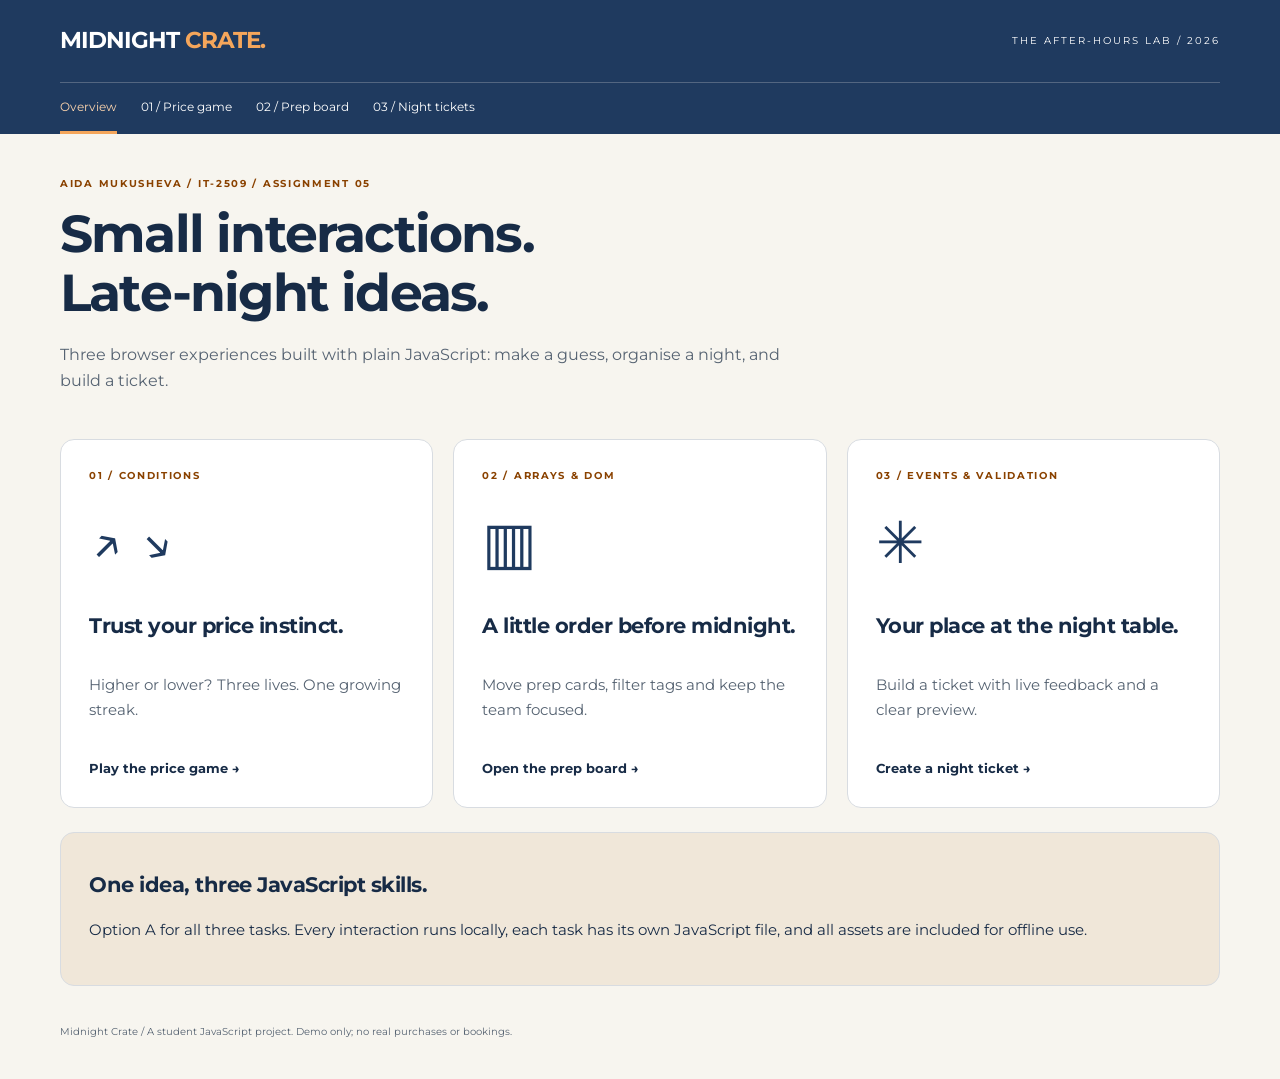
<file: index.html>
<!DOCTYPE html>
<html lang="en">
    <head>
        <meta charset="UTF-8">
        <meta name="viewport" content="width=device-width, initial-scale=1">
        <meta name="description" content="Midnight Crate: JavaScript practice by Aida Mukusheva.">
        <title>
            Small interactions.
            <br>
            Late-night ideas. | Midnight Crate
        </title>
        <link rel="stylesheet" href="css/style.css">
    </head>
    <body>
        <a class="skip" href="#main">
            Skip to content
        </a>
        <header>
            <div class="wrap top">
                <a class="brand" href="index.html">
                    MIDNIGHT
                    <span>
                        CRATE.
                    </span>
                </a>
                <span class="edition">
                    THE AFTER-HOURS LAB / 2026
                </span>
            </div>
            <nav class="wrap" aria-label="Main navigation">
                <a href="index.html" aria-current="page">
                    Overview
                </a>
                <a href="task1.html">
                    01 / Price game
                </a>
                <a href="task2.html">
                    02 / Prep board
                </a>
                <a href="task3.html">
                    03 / Night tickets
                </a>
            </nav>
        </header>
        <main id="main" class="wrap">
            <div class="page-head">
                <p class="eyebrow">
                    AIDA MUKUSHEVA / IT-2509 / ASSIGNMENT 05
                </p>
                <h1>
                    Small interactions.
                    <br>
                    Late-night ideas.
                </h1>
                <p class="intro">
                    Three browser experiences built with plain JavaScript: make a guess, organise a night, and build a ticket.
                </p>
            </div>
            <div class="overview-grid">
                <a class="feature" href="task1.html">
                    <span class="eyebrow">
                        01 / CONDITIONS
                    </span>
                    <span class="feature-mark">
                        ↗ ↘
                    </span>
                    <h2>
                        Trust your price instinct.
                    </h2>
                    <p>
                        Higher or lower? Three lives. One growing streak.
                    </p>
                    <span class="text-link">
                        Play the price game →
                    </span>
                </a>
                <a class="feature" href="task2.html">
                    <span class="eyebrow">
                        02 / ARRAYS
                        &amp;
                        DOM
                    </span>
                    <span class="feature-mark">
                        ▥
                    </span>
                    <h2>
                        A little order before midnight.
                    </h2>
                    <p>
                        Move prep cards, filter tags and keep the team focused.
                    </p>
                    <span class="text-link">
                        Open the prep board →
                    </span>
                </a>
                <a class="feature" href="task3.html">
                    <span class="eyebrow">
                        03 / EVENTS
                        &amp;
                        VALIDATION
                    </span>
                    <span class="feature-mark">
                        ✳
                    </span>
                    <h2>
                        Your place at the night table.
                    </h2>
                    <p>
                        Build a ticket with live feedback and a clear preview.
                    </p>
                    <span class="text-link">
                        Create a night ticket →
                    </span>
                </a>
            </div>
            <section class="panel note-panel">
                <h2>
                    One idea, three JavaScript skills.
                </h2>
                <p>
                    Option A for all three tasks. Every interaction runs locally, each task has its own JavaScript file, and all assets are included for offline use.
                </p>
            </section>
            <noscript>
                <p class="notice">
                    Enable JavaScript to use the interactive tasks.
                </p>
            </noscript>
        </main>
        <footer class="wrap">
            Midnight Crate / A student JavaScript project. Demo only; no real purchases or bookings.
        </footer>
    </body>
</html>
</file>
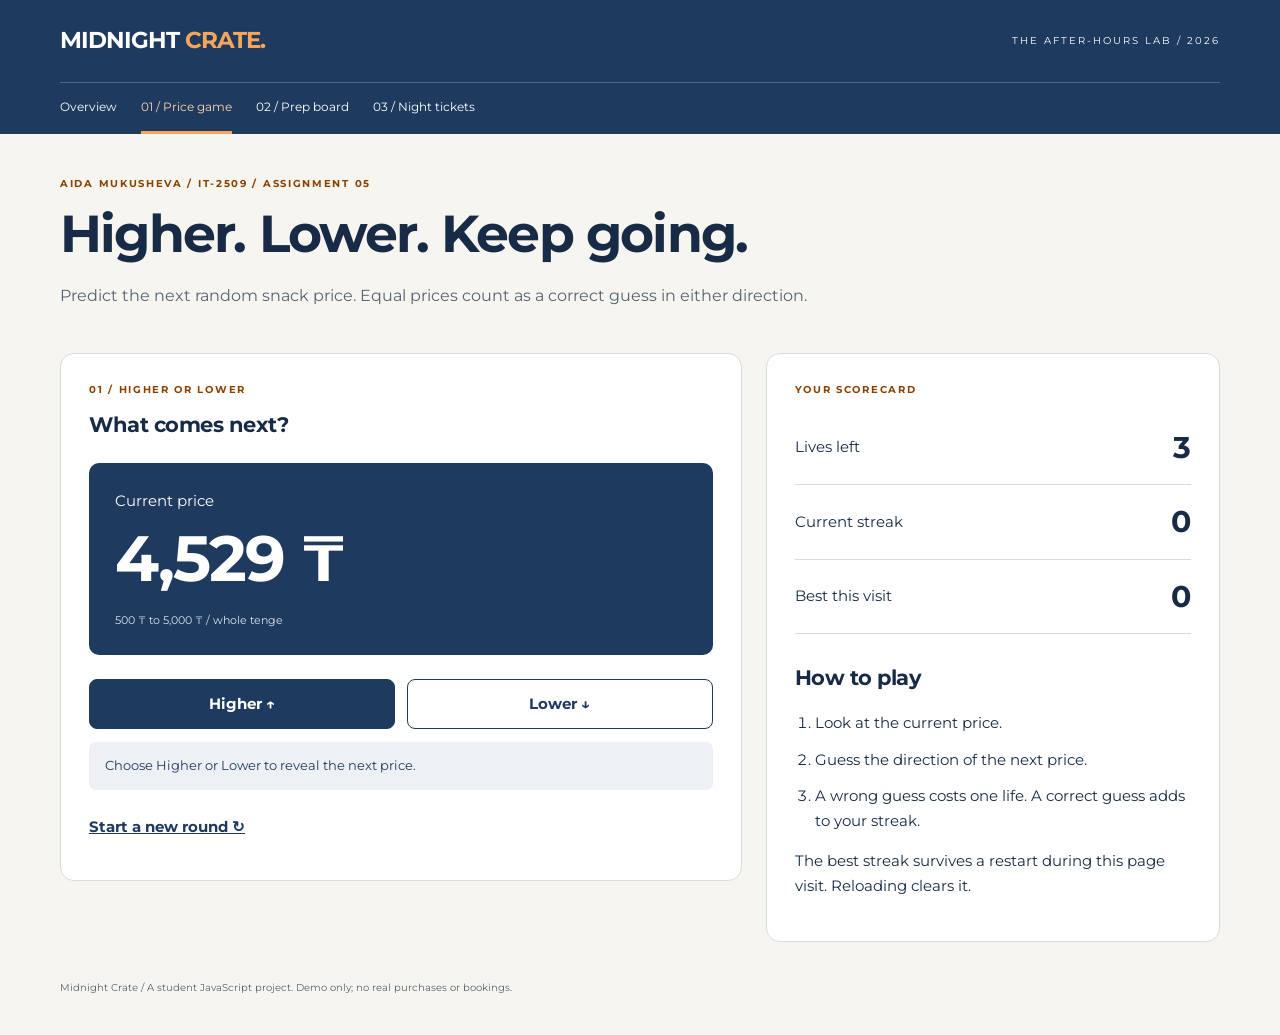
<file: task1.html>
<!DOCTYPE html>
<html lang="en">
    <head>
        <meta charset="UTF-8">
        <meta name="viewport" content="width=device-width, initial-scale=1">
        <meta name="description" content="Midnight Crate: JavaScript practice by Aida Mukusheva.">
        <title>
            Higher. Lower. Keep going. | Midnight Crate
        </title>
        <link rel="stylesheet" href="css/style.css">
        <script src="js/task1.js" defer>
        </script>
    </head>
    <body>
        <a class="skip" href="#main">
            Skip to content
        </a>
        <header>
            <div class="wrap top">
                <a class="brand" href="index.html">
                    MIDNIGHT
                    <span>
                        CRATE.
                    </span>
                </a>
                <span class="edition">
                    THE AFTER-HOURS LAB / 2026
                </span>
            </div>
            <nav class="wrap" aria-label="Main navigation">
                <a href="index.html">
                    Overview
                </a>
                <a href="task1.html" aria-current="page">
                    01 / Price game
                </a>
                <a href="task2.html">
                    02 / Prep board
                </a>
                <a href="task3.html">
                    03 / Night tickets
                </a>
            </nav>
        </header>
        <main id="main" class="wrap">
            <div class="page-head">
                <p class="eyebrow">
                    AIDA MUKUSHEVA / IT-2509 / ASSIGNMENT 05
                </p>
                <h1>
                    Higher. Lower. Keep going.
                </h1>
                <p class="intro">
                    Predict the next random snack price. Equal prices count as a correct guess in either direction.
                </p>
            </div>
            <div class="game-layout">
                <section class="panel game-panel" aria-labelledby="game-title">
                    <p class="eyebrow">
                        01 / HIGHER OR LOWER
                    </p>
                    <h2 id="game-title">
                        What comes next?
                    </h2>
                    <div class="price-display">
                        <span>
                            Current price
                        </span>
                        <strong id="current-price">
                        </strong>
                        <small id="price-range">
                        </small>
                    </div>
                    <div id="game-controls" class="actions">
                        <button type="button" data-guess="higher">
                            Higher ↑
                        </button>
                        <button type="button" data-guess="lower" class="secondary">
                            Lower ↓
                        </button>
                    </div>
                    <p id="game-message" class="notice" role="status">
                    </p>
                    <button id="restart" class="text-button" type="button">
                        Start a new round ↻
                    </button>
                </section>
                <aside class="panel">
                    <p class="eyebrow">
                        YOUR SCORECARD
                    </p>
                    <dl class="stats">
                        <div>
                            <dt>
                                Lives left
                            </dt>
                            <dd id="lives">
                            </dd>
                        </div>
                        <div>
                            <dt>
                                Current streak
                            </dt>
                            <dd id="streak">
                            </dd>
                        </div>
                        <div>
                            <dt>
                                Best this visit
                            </dt>
                            <dd id="best">
                            </dd>
                        </div>
                    </dl>
                    <h2>
                        How to play
                    </h2>
                    <ol class="instructions">
                        <li>
                            Look at the current price.
                        </li>
                        <li>
                            Guess the direction of the next price.
                        </li>
                        <li>
                            A wrong guess costs one life. A correct guess adds to your streak.
                        </li>
                    </ol>
                    <p>
                        The best streak survives a restart during this page visit. Reloading clears it.
                    </p>
                </aside>
            </div>
            <noscript>
                <p class="notice">
                    Enable JavaScript to use the interactive tasks.
                </p>
            </noscript>
        </main>
        <footer class="wrap">
            Midnight Crate / A student JavaScript project. Demo only; no real purchases or bookings.
        </footer>
    </body>
</html>
</file>
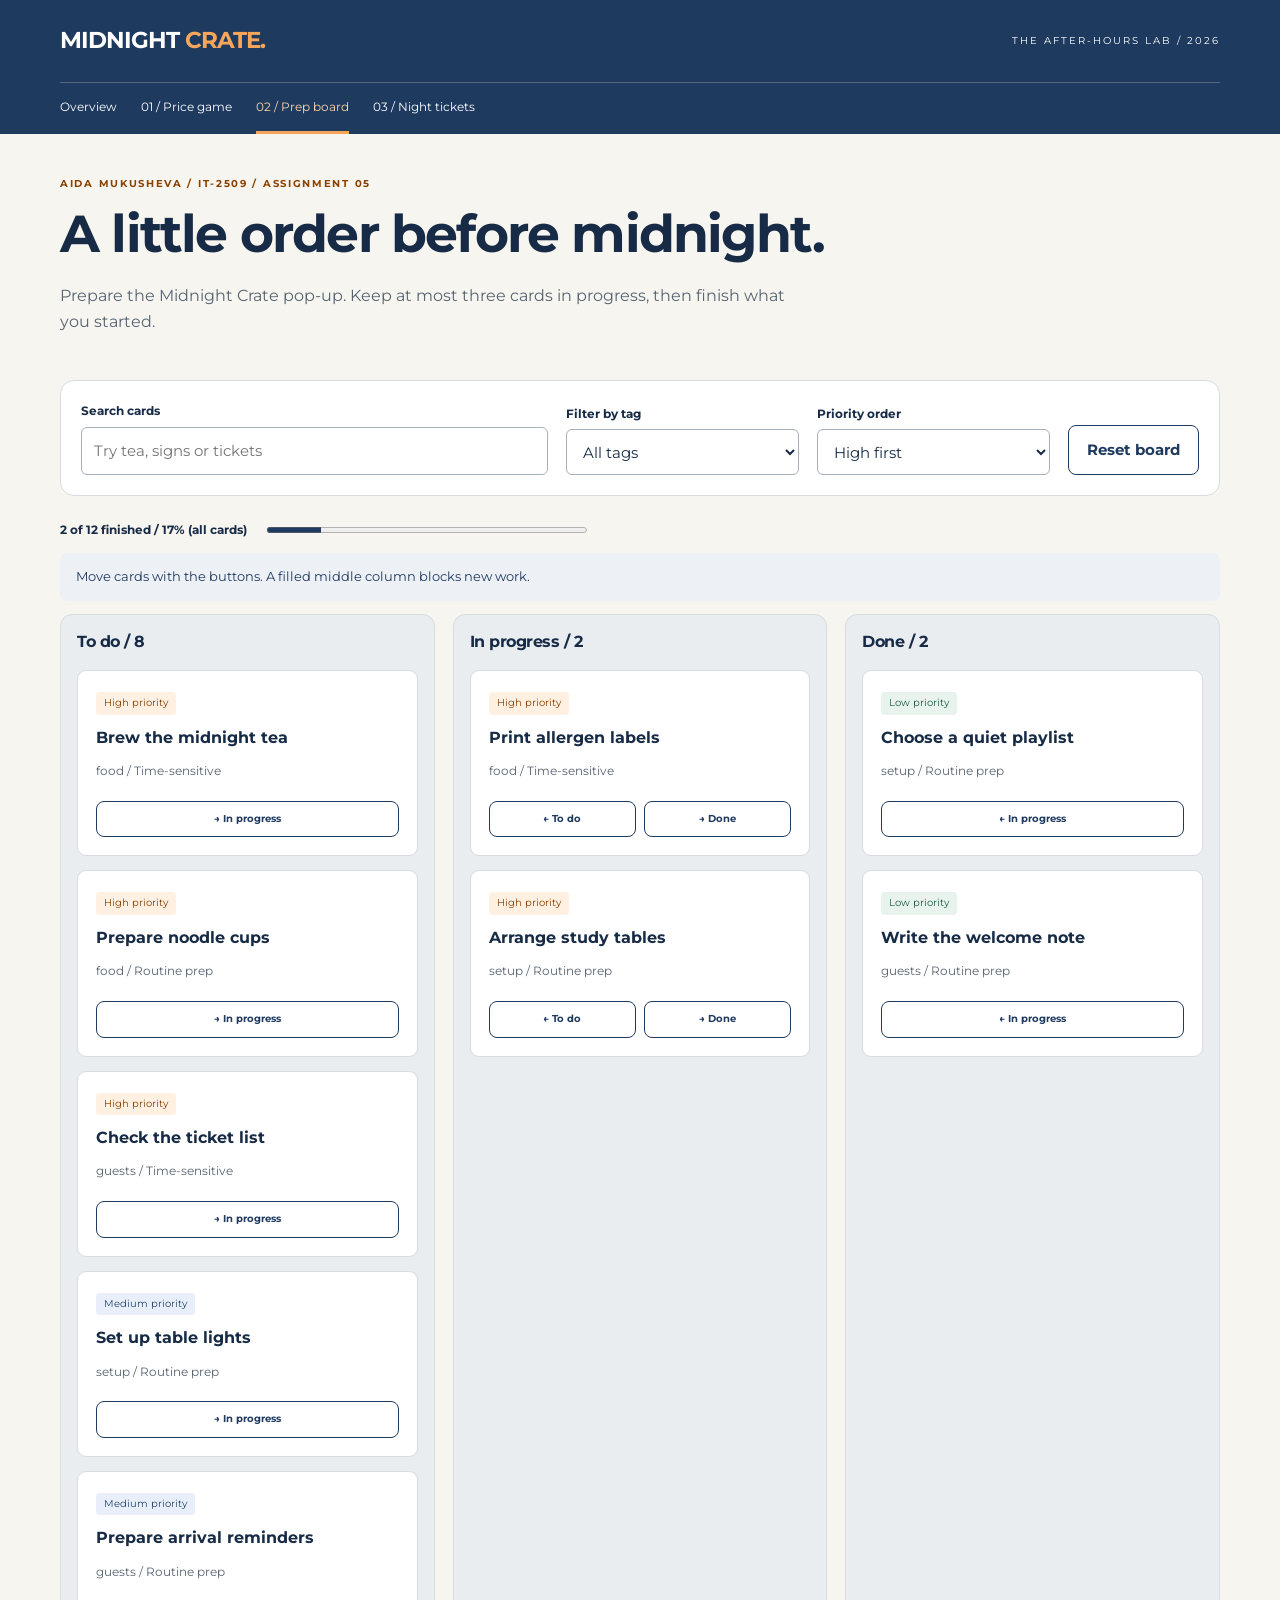
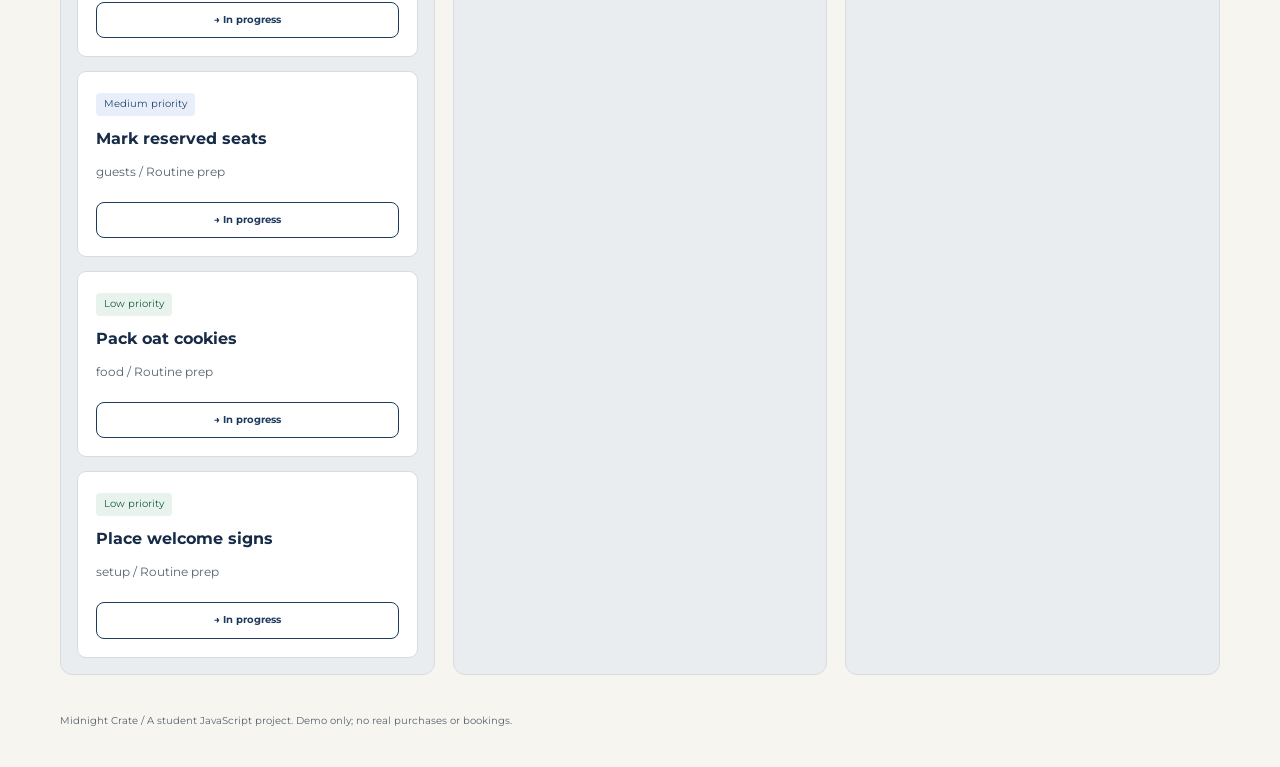
<file: task2.html>
<!DOCTYPE html>
<html lang="en">
    <head>
        <meta charset="UTF-8">
        <meta name="viewport" content="width=device-width, initial-scale=1">
        <meta name="description" content="Midnight Crate: JavaScript practice by Aida Mukusheva.">
        <title>
            A little order before midnight. | Midnight Crate
        </title>
        <link rel="stylesheet" href="css/style.css">
        <script src="js/task2.js" defer>
        </script>
    </head>
    <body>
        <a class="skip" href="#main">
            Skip to content
        </a>
        <header>
            <div class="wrap top">
                <a class="brand" href="index.html">
                    MIDNIGHT
                    <span>
                        CRATE.
                    </span>
                </a>
                <span class="edition">
                    THE AFTER-HOURS LAB / 2026
                </span>
            </div>
            <nav class="wrap" aria-label="Main navigation">
                <a href="index.html">
                    Overview
                </a>
                <a href="task1.html">
                    01 / Price game
                </a>
                <a href="task2.html" aria-current="page">
                    02 / Prep board
                </a>
                <a href="task3.html">
                    03 / Night tickets
                </a>
            </nav>
        </header>
        <main id="main" class="wrap">
            <div class="page-head">
                <p class="eyebrow">
                    AIDA MUKUSHEVA / IT-2509 / ASSIGNMENT 05
                </p>
                <h1>
                    A little order before midnight.
                </h1>
                <p class="intro">
                    Prepare the Midnight Crate pop-up. Keep at most three cards in progress, then finish what you started.
                </p>
            </div>
            <section class="panel toolbar" aria-label="Board controls">
                <div>
                    <label for="search">
                        Search cards
                    </label>
                    <input id="search" type="search" placeholder="Try tea, signs or tickets">
                </div>
                <div>
                    <label for="tag-filter">
                        Filter by tag
                    </label>
                    <select id="tag-filter">
                        <option value="all">
                            All tags
                        </option>
                        <option value="food">
                            Food
                        </option>
                        <option value="setup">
                            Setup
                        </option>
                        <option value="guests">
                            Guests
                        </option>
                    </select>
                </div>
                <div>
                    <label for="priority-sort">
                        Priority order
                    </label>
                    <select id="priority-sort">
                        <option value="high">
                            High first
                        </option>
                        <option value="low">
                            Low first
                        </option>
                    </select>
                </div>
                <button id="reset-board" class="secondary" type="button">
                    Reset board
                </button>
            </section>
            <div class="progress-row">
                <label for="board-progress" id="progress-text">
                </label>
                <progress id="board-progress" max="100" value="0">
                </progress>
            </div>
            <p id="board-message" class="notice" role="status">
                Move cards with the buttons. A filled middle column blocks new work.
            </p>
            <p id="empty-results" class="empty" hidden>
                No cards match. Try another search or tag.
            </p>
            <div id="board" class="board" aria-label="Preparation board">
            </div>
            <noscript>
                <p class="notice">
                    Enable JavaScript to use the interactive tasks.
                </p>
            </noscript>
        </main>
        <footer class="wrap">
            Midnight Crate / A student JavaScript project. Demo only; no real purchases or bookings.
        </footer>
    </body>
</html>
</file>
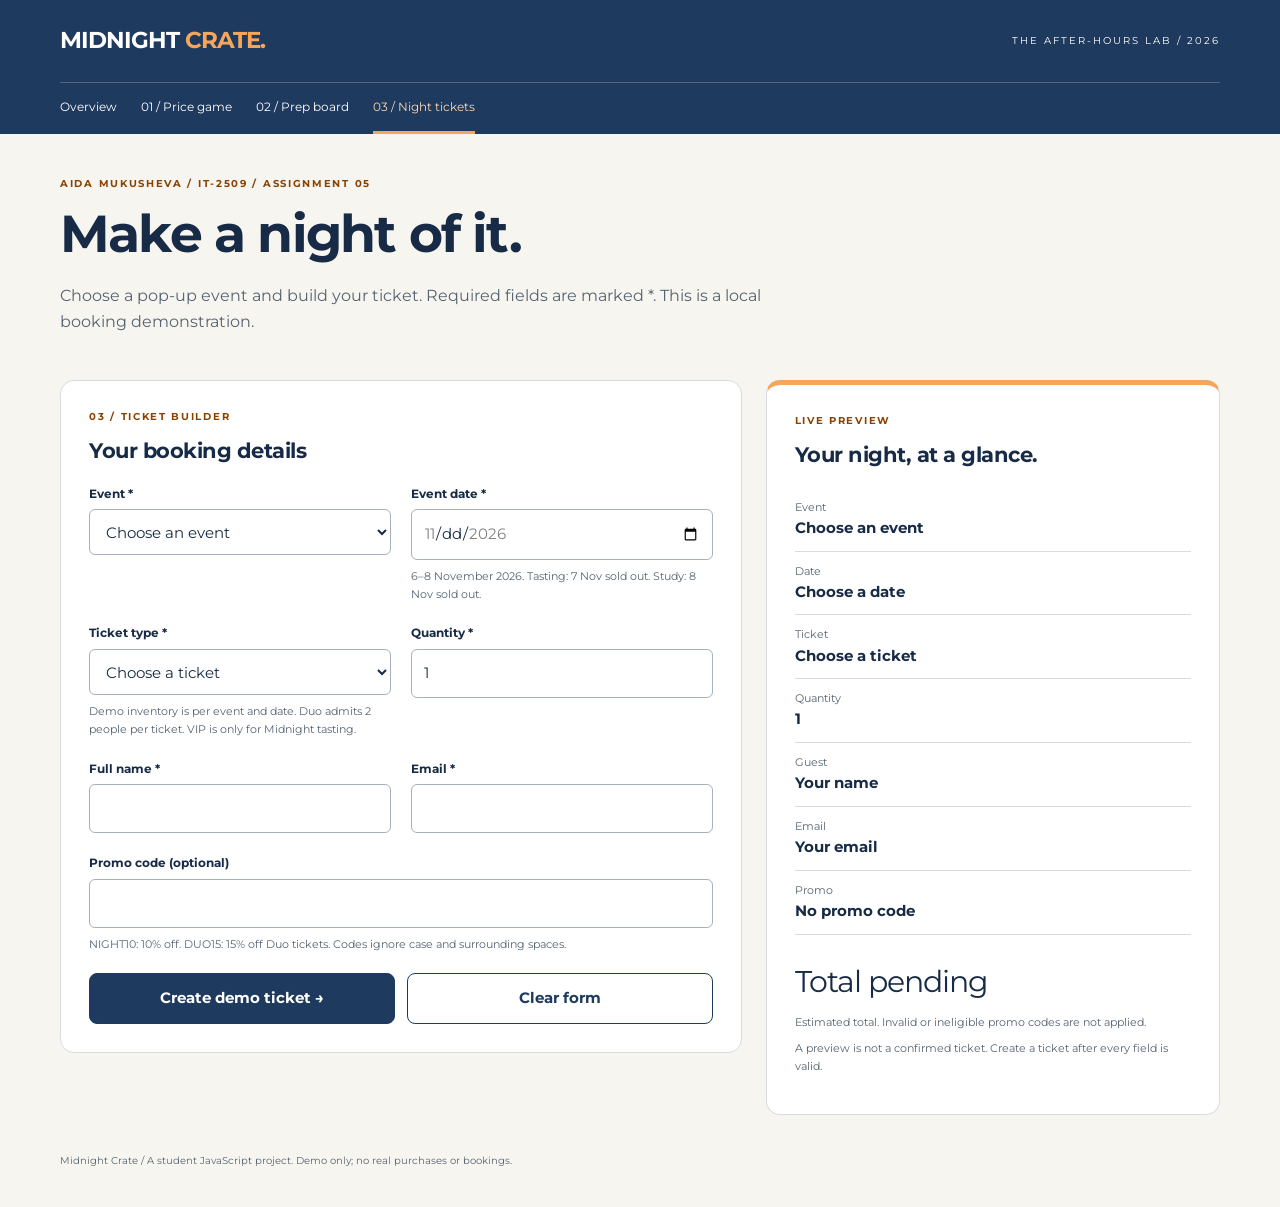
<file: task3.html>
<!DOCTYPE html>
<html lang="en">
    <head>
        <meta charset="UTF-8">
        <meta name="viewport" content="width=device-width, initial-scale=1">
        <meta name="description" content="Midnight Crate: JavaScript practice by Aida Mukusheva.">
        <title>
            Make a night of it. | Midnight Crate
        </title>
        <link rel="stylesheet" href="css/style.css">
        <script src="js/task3.js" defer>
        </script>
    </head>
    <body>
        <a class="skip" href="#main">
            Skip to content
        </a>
        <header>
            <div class="wrap top">
                <a class="brand" href="index.html">
                    MIDNIGHT
                    <span>
                        CRATE.
                    </span>
                </a>
                <span class="edition">
                    THE AFTER-HOURS LAB / 2026
                </span>
            </div>
            <nav class="wrap" aria-label="Main navigation">
                <a href="index.html">
                    Overview
                </a>
                <a href="task1.html">
                    01 / Price game
                </a>
                <a href="task2.html">
                    02 / Prep board
                </a>
                <a href="task3.html" aria-current="page">
                    03 / Night tickets
                </a>
            </nav>
        </header>
        <main id="main" class="wrap">
            <div class="page-head">
                <p class="eyebrow">
                    AIDA MUKUSHEVA / IT-2509 / ASSIGNMENT 05
                </p>
                <h1>
                    Make a night of it.
                </h1>
                <p class="intro">
                    Choose a pop-up event and build your ticket. Required fields are marked *. This is a local booking demonstration.
                </p>
            </div>
            <div class="form-layout">
                <section class="panel">
                    <p class="eyebrow">
                        03 / TICKET BUILDER
                    </p>
                    <h2>
                        Your booking details
                    </h2>
                    <form id="ticket-form">
                        <p id="error-summary" class="notice danger" role="alert" hidden>
                        </p>
                        <div class="form-grid">
                            <div class="field">
                                <label for="event">
                                    Event *
                                </label>
                                <select id="event" name="event" required aria-describedby="event-error">
                                    <option value="">
                                        Choose an event
                                    </option>
                                    <option value="tasting">
                                        Midnight tasting
                                    </option>
                                    <option value="study">
                                        Study
                                        &amp;
                                        snacks
                                    </option>
                                </select>
                                <p id="event-error" class="error" hidden>
                                </p>
                            </div>
                            <div class="field">
                                <label for="date">
                                    Event date *
                                </label>
                                <input id="date" name="date" type="date" min="2026-11-06" max="2026-11-08" required aria-describedby="date-help date-error">
                                <small id="date-help">
                                    6–8 November 2026. Tasting: 7 Nov sold out. Study: 8 Nov sold out.
                                </small>
                                <p id="date-error" class="error" hidden>
                                </p>
                            </div>
                            <div class="field">
                                <label for="ticket-type">
                                    Ticket type *
                                </label>
                                <select id="ticket-type" name="ticketType" required aria-describedby="stock-note ticket-type-error">
                                    <option value="">
                                        Choose a ticket
                                    </option>
                                    <option value="standard">
                                        Standard / 2,000 ₸ / 8 left
                                    </option>
                                    <option value="duo">
                                        Duo / 3,500 ₸ / 4 left
                                    </option>
                                    <option value="vip">
                                        Tasting VIP / 5,000 ₸ / 2 left
                                    </option>
                                </select>
                                <small id="stock-note">
                                    Demo inventory is per event and date. Duo admits 2 people per ticket. VIP is only for Midnight tasting.
                                </small>
                                <p id="ticket-type-error" class="error" hidden>
                                </p>
                            </div>
                            <div class="field">
                                <label for="quantity">
                                    Quantity *
                                </label>
                                <input id="quantity" name="quantity" type="number" min="1" max="8" step="1" value="1" required aria-describedby="quantity-error">
                                <p id="quantity-error" class="error" hidden>
                                </p>
                            </div>
                            <div class="field">
                                <label for="full-name">
                                    Full name *
                                </label>
                                <input id="full-name" name="fullName" type="text" minlength="2" maxlength="60" autocomplete="name" required aria-describedby="full-name-error">
                                <p id="full-name-error" class="error" hidden>
                                </p>
                            </div>
                            <div class="field">
                                <label for="email">
                                    Email *
                                </label>
                                <input id="email" name="email" type="email" maxlength="100" autocomplete="email" required aria-describedby="email-error">
                                <p id="email-error" class="error" hidden>
                                </p>
                            </div>
                            <div class="field full">
                                <label for="promo">
                                    Promo code (optional)
                                </label>
                                <input id="promo" name="promo" type="text" maxlength="20" aria-describedby="promo-help promo-error">
                                <small id="promo-help">
                                    NIGHT10: 10% off. DUO15: 15% off Duo tickets. Codes ignore case and surrounding spaces.
                                </small>
                                <p id="promo-error" class="error" hidden>
                                </p>
                            </div>
                        </div>
                        <div class="actions">
                            <button type="submit">
                                Create demo ticket →
                            </button>
                            <button type="reset" class="secondary">
                                Clear form
                            </button>
                        </div>
                    </form>
                </section>
                <aside>
                    <section class="panel preview">
                        <p class="eyebrow">
                            LIVE PREVIEW
                        </p>
                        <h2>
                            Your night, at a glance.
                        </h2>
                        <div id="ticket-preview" aria-live="polite">
                        </div>
                        <p class="muted">
                            A preview is not a confirmed ticket. Create a ticket after every field is valid.
                        </p>
                    </section>
                    <section id="ticket-result" class="panel success" tabindex="-1" aria-label="Created ticket" hidden>
                    </section>
                </aside>
            </div>
            <noscript>
                <p class="notice">
                    Enable JavaScript to use the interactive tasks.
                </p>
            </noscript>
        </main>
        <footer class="wrap">
            Midnight Crate / A student JavaScript project. Demo only; no real purchases or bookings.
        </footer>
    </body>
</html>
</file>
<file: css/style.css>
@font-face {
    font-family:Mont;
    src:url('../fonts/montserrat-400.ttf');
}

@font-face {
    font-family:Mont;
    src:url('../fonts/montserrat-700.ttf');
    font-weight:700;
}

:root {
    --navy:#1f3a5f;
    --ink:#172b46;
    --orange:#f5a65b;
    --bg:#f7f5ef;
    --line:#d8dce1;
    --muted:#566372;
    --red:#a52430;
    --green:#176344;
}

* {
    box-sizing:border-box;
}

body {
    margin:0;
    background:var(--bg);
    color:var(--ink);
    font-family:Mont,Arial,sans-serif;
    font-size:15px;
    line-height:1.65;
}

a {
    color:inherit;
}

button,input,select {
    font:inherit;
}

button,a,input,select {
    touch-action:manipulation;
}

button {
    border:1px solid var(--navy);
    border-radius:8px;
    background:var(--navy);
    color:#fff;
    padding:12px 18px;
    cursor:pointer;
    font-weight:700;
}

button:hover {
    background:#315880;
}

button:disabled {
    opacity:.5;
    cursor:not-allowed;
    background:#657382;
}

.secondary {
    background:transparent;
    color:var(--navy);
}

.secondary:hover {
    background:#e6edf4;
}

.text-button {
    background:transparent;
    border:0;
    color:var(--navy);
    text-decoration:underline;
    padding-left:0;
}

.text-button:hover {
    background:transparent;
    color:#9a4800;
}

:focus-visible {
    outline:3px solid #ac5100;
    outline-offset:4px;
}

header {
    background:var(--navy);
    color:white;
}

.wrap {
    width:min(1160px,calc(100% - 40px));
    margin-inline:auto;
}

.top {
    display:flex;
    justify-content:space-between;
    align-items:center;
    padding-block:22px;
}

.brand {
    font-weight:700;
    font-size:23px;
    text-decoration:none;
    letter-spacing:-1px;
}

.brand span {
    color:var(--orange);
}

.edition {
    font-size:10px;
    letter-spacing:2px;
}

nav {
    display:flex;
    gap:24px;
    flex-wrap:wrap;
    border-top:1px solid #536681;
}

nav a {
    padding:14px 0;
    text-decoration:none;
    font-size:12px;
    border-bottom:3px solid transparent;
}

nav a:hover,nav a[aria-current] {
    border-color:var(--orange);
    color:#ffd6ae;
}

.page-head {
    padding:42px 0 28px;
}

.eyebrow {
    font-size:10px;
    letter-spacing:1.7px;
    font-weight:700;
    color:#8a4200;
    margin:0 0 12px;
}

h1 {
    font-size:clamp(30px,4.1vw,54px);
    letter-spacing:-1.8px;
    line-height:1.12;
    margin:12px 0 20px;
    max-width:950px;
}

h2 {
    font-size:21px;
    line-height:1.35;
    margin:10px 0 18px;
    letter-spacing:-.5px;
}

h3 {
    line-height:1.4;
    font-size:16px;
}

.intro {
    max-width:750px;
    color:var(--muted);
    font-size:16px;
}

.panel,.feature {
    background:white;
    border:1px solid var(--line);
    border-radius:14px;
    padding:28px;
    min-width:0;
}

.overview-grid {
    display:grid;
    grid-template-columns:repeat(3,minmax(0,1fr));
    gap:20px;
}

.feature {
    text-decoration:none;
    display:flex;
    flex-direction:column;
}

.feature:hover {
    border-color:var(--navy);
    background:#fffdf7;
}

.feature-mark {
    font-size:58px;
    color:var(--navy);
    margin:18px 0 30px;
    line-height:1;
}

.feature p {
    color:var(--muted);
}

.text-link {
    font-weight:700;
    margin-top:auto;
    padding-top:20px;
    font-size:13px;
}

.note-panel {
    margin-top:24px;
    background:#f0e7d9;
}

.game-layout,.form-layout {
    display:grid;
    grid-template-columns:minmax(0,1.5fr) minmax(0,1fr);
    gap:24px;
    align-items:start;
}

.price-display {
    background:var(--navy);
    color:white;
    border-radius:10px;
    padding:26px;
    margin:24px 0;
    display:flex;
    flex-direction:column;
}

.price-display strong {
    font-size:clamp(35px,5vw,64px);
    line-height:1.4;
    letter-spacing:-2px;
}

.price-display small {
    color:#dbe4f0;
}

.actions {
    display:flex;
    flex-wrap:wrap;
    gap:12px;
    margin-top:20px;
}

.actions button {
    flex:1;
}

.notice {
    padding:13px 16px;
    border-radius:7px;
    background:#edf1f6;
    color:var(--navy);
    font-size:13px;
    min-height:46px;
}

.win,.success {
    background:#edf7ef;
    border-color:#a2c4ae;
    color:var(--green);
}

.loss,.danger {
    background:#fff0f0;
    color:var(--red);
}

.stats {
    margin:0 0 30px;
}

.stats div {
    display:flex;
    justify-content:space-between;
    align-items:center;
    border-bottom:1px solid var(--line);
    padding:12px 0;
}

.stats dd {
    font-size:30px;
    font-weight:700;
    margin:0;
}

.instructions {
    padding-left:20px;
}

.instructions li {
    margin-bottom:12px;
}

label {
    display:block;
    font-size:12px;
    font-weight:700;
    margin-bottom:6px;
}

input,select {
    display:block;
    width:100%;
    padding:11px 12px;
    background:#fff;
    border:1px solid #a7b0bd;
    border-radius:6px;
    color:var(--ink);
    min-height:46px;
    min-width:0;
}

small,.muted {
    color:var(--muted);
    font-size:11px;
    display:block;
    margin-top:7px;
}

.toolbar {
    display:grid;
    grid-template-columns:2fr 1fr 1fr auto;
    gap:18px;
    align-items:end;
    padding:20px;
}

.progress-row {
    display:flex;
    gap:20px;
    align-items:center;
    margin:24px 0 12px;
}

.progress-row label {
    margin:0;
}

progress {
    max-width:320px;
    width:100%;
    height:12px;
    accent-color:var(--navy);
}

.board {
    display:grid;
    grid-template-columns:repeat(3,minmax(0,1fr));
    gap:18px;
}

.column {
    background:#e9edf0;
    border:1px solid var(--line);
    border-radius:12px;
    padding:16px;
    min-width:0;
}

.column h2 {
    display:flex;
    justify-content:space-between;
    font-size:16px;
    margin:0 0 18px;
}

.card {
    padding:18px;
    margin-bottom:14px;
    background:#fff;
    border:1px solid var(--line);
    border-radius:9px;
}

.card:last-child {
    margin-bottom:0;
}

.card p {
    font-size:12px;
    color:var(--muted);
}

.card h3 {
    margin:12px 0;
}

.badge {
    display:inline-block;
    font-size:10px;
    padding:3px 8px;
    border-radius:4px;
    background:#edf1f6;
}

.priority-1 {
    background:#fff0e1;
    color:#874000;
}

.priority-2 {
    background:#e9effa;
    color:#24466d;
}

.priority-3 {
    background:#e7f3ec;
    color:#1c5e43;
}

.card .actions {
    gap:8px;
}

.card button {
    font-size:10px;
    padding:9px 10px;
}

.empty {
    text-align:center;
    padding:24px;
    color:var(--muted);
}

.form-grid {
    display:grid;
    grid-template-columns:1fr 1fr;
    gap:20px;
}

.full {
    grid-column:1/-1;
}

.error {
    color:var(--red);
    font-size:11px;
    line-height:1.5;
    margin:6px 0 0;
}

[aria-invalid=true] {
    border:2px solid var(--red);
    background:#fff8f8;
}

.preview {
    border-top:5px solid var(--orange);
}

.preview dl {
    margin:0;
}

.preview dl div {
    padding:10px 0;
    border-bottom:1px solid var(--line);
}

.preview dt {
    font-size:11px;
    color:var(--muted);
}

.preview dd {
    margin:0;
    font-weight:700;
    overflow-wrap:anywhere;
}

.total {
    font-size:30px;
    letter-spacing:-1px;
    margin:22px 0 4px;
}

.success {
    margin-top:20px;
    overflow-wrap:anywhere;
}

.success h2 {
    color:var(--green);
}

footer {
    padding-block:38px;
    font-size:10px;
    color:var(--muted);
}

[hidden] {
    display:none!important;
}

.skip {
    position:absolute;
    top:-100px;
    left:20px;
    padding:12px;
    background:#fff;
    z-index:5;
}

.skip:focus {
    top:8px;
}

@media(max-width:850px) {
    .toolbar {
        grid-template-columns:1fr 1fr;
    }
    .game-layout,.form-layout {
        grid-template-columns:1fr;
    }
    .overview-grid {
        grid-template-columns:1fr;
    }
    .board {
        grid-template-columns:1fr;
    }
    .edition {
        display:none;
    }
    .feature-mark {
        margin:10px 0;
    }
    .feature {
        min-height:270px;
    }
}

@media(max-width:480px) {
    .wrap {
        width:calc(100% - 32px);
    }
    nav {
        gap:12px;
    }
    nav a {
        font-size:10px;
        padding-block:10px;
    }
    .top {
        padding-block:18px;
    }
    .brand {
        font-size:21px;
    }
    .page-head {
        padding-top:28px;
    }
    .panel {
        padding:20px;
    }
    .form-grid,.toolbar {
        grid-template-columns:1fr;
    }
    .progress-row {
        display:block;
    }
    .actions button {
        flex-basis:100%;
    }
    .card .actions button {
        flex-basis:auto;
    }
    .page-head .intro {
        font-size:14px;
    }
    h1 {
        letter-spacing:-1px;
    }
    .column {
        padding:14px;
    }
}
</file>
